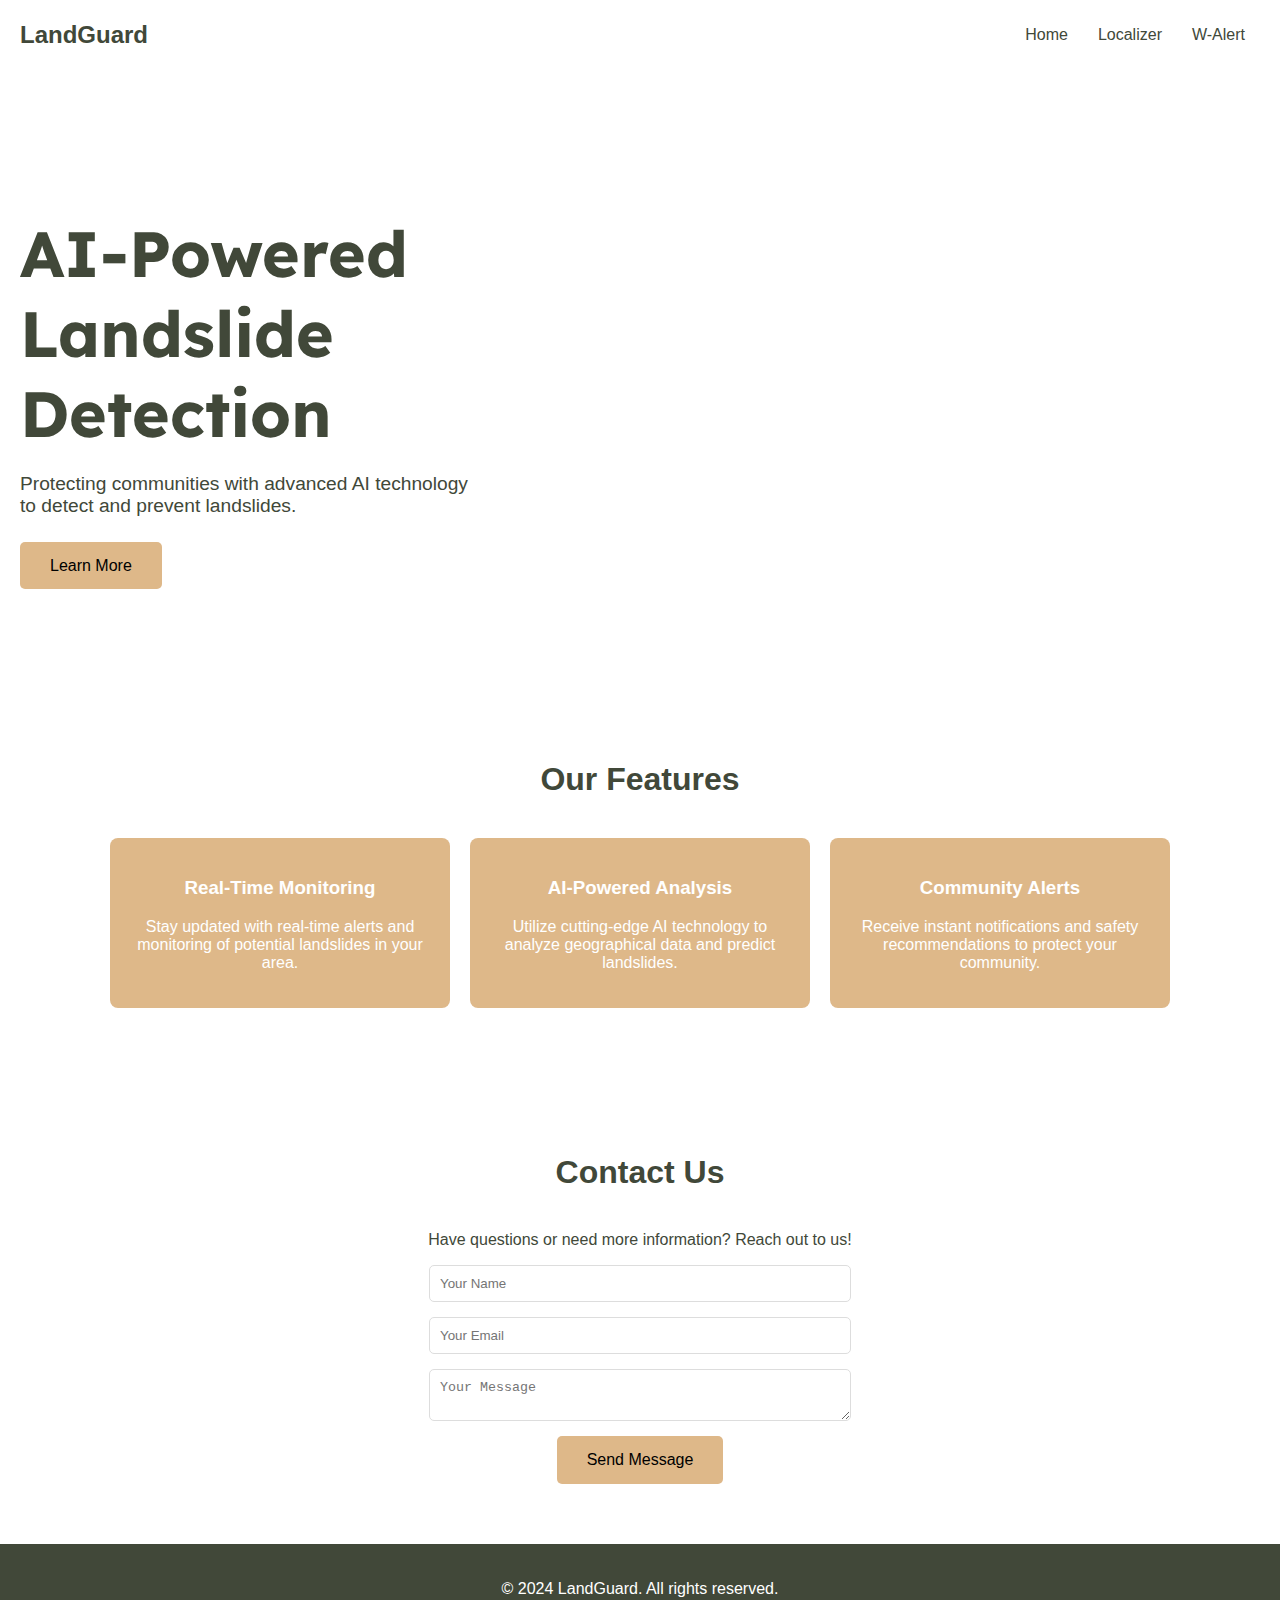
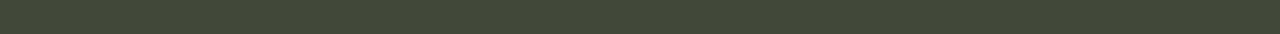
<file: Home/index.html>
<!-- index.html -->

<!DOCTYPE html>
<html lang="en">

<head>
    <meta charset="UTF-8">
    <meta name="viewport" content="width=device-width, initial-scale=1.0">
    <title>LandGuard - AI Landslide Detector</title>
    <link rel="stylesheet" href="styles.css">
    <link rel="preconnect" href="https://fonts.googleapis.com">
    <link rel="preconnect" href="https://fonts.gstatic.com" crossorigin>
    <link href="https://fonts.googleapis.com/css2?family=Lexend:wght@100..900&family=Oswald:wght@200..700&family=Signika+Negative:wght@300..700&display=swap" rel="stylesheet"></head>

<body>
    <header>
        <nav class="navbar">
            <div class="logo">LandGuard</div>
            <ul class="nav-links">
                <li><a href="http://localhost:3000/index.html">Home</a></li>
                <li><a href="http://localhost:3001/risk_analyser.html">Localizer</a></li>
                <li><a href="http://localhost:3002/alert_checker.html">W-Alert</a></li>
                <!--<li><a href="http://localhost:3003/image_describer.html">Image-D</a></li>
                <li><a href="http://localhost:3004/index.html">Community</a></li>-->
            </ul>
        </nav>
    </header>

    <section class="hero">
        <div class="hero-content">
            <h1>AI-Powered<br> Landslide<br> Detection</h1>
            <p>Protecting communities with advanced AI technology<br> to detect and prevent landslides.</p>
            <a href="#features" class="cta-button">Learn More</a>
            <!--<img src="http://localhost:3004/uploads/bg.png" style="width: 100px; height: 100px;">-->
        </div>
    </section>

    <section id="features" class="features-section">
        <h2>Our Features</h2>
        <div class="feature-cards">
            <div class="feature-card">
                <h3>Real-Time Monitoring</h3>
                <p>Stay updated with real-time alerts and monitoring of potential landslides in your area.</p>
            </div>
            <div class="feature-card">
                <h3>AI-Powered Analysis</h3>
                <p>Utilize cutting-edge AI technology to analyze geographical data and predict landslides.</p>
            </div>
            <div class="feature-card">
                <h3>Community Alerts</h3>
                <p>Receive instant notifications and safety recommendations to protect your community.</p>
            </div>
        </div>
    </section>

    <section id="contact" class="contact-section">
        <h2>Contact Us</h2>
        <p>Have questions or need more information? Reach out to us!</p>
        <form>
            <input type="text" placeholder="Your Name" required>
            <input type="email" placeholder="Your Email" required>
            <textarea placeholder="Your Message" required></textarea>
            <button type="submit" class="cta-button">Send Message</button>
        </form>
    </section>

    <footer>
        <p>&copy; 2024 LandGuard. All rights reserved.</p>
    </footer>
</body>

</html>
</file>
<file: Home/styles.css>
/* styles.css */

body {
    font-family: 'Poppins', sans-serif;
    margin: 0;
    padding: 0;
    color: white;
/*  background-color: white; */
}

header {
    background-color: white;
    padding: 10px 0;
    position: sticky;
    top: 0;
    z-index: 1000;
}

.navbar {
    display: flex;
    justify-content: space-between;
    align-items: center;
    padding: 0 20px;
}

.logo {
    font-size: 24px;
    font-weight: 600;
    color: #414839;
}

.nav-links {
    list-style: none;
    display: flex;
}

.nav-links li {
    margin: 0 15px;
}

.nav-links a {
    text-decoration: none;
    color: #414839;
    font-weight: 500;
}

.hero {
    background-image: url("http://localhost:3000/bg.png");
    background-position: center;
    background-size:110%; /* Adjust this percentage to zoom out more or less */
    color: #414839;
    text-align: left;
    padding: 100px 20px;
}

.hero-content h1 {
    font-family: "Lexend", sans-serif;
    font-optical-sizing: auto;
    font-weight: <weight>;
    font-style: normal;
    font-size: 4em;
    margin-bottom: 20px;
}

.hero-content p {
    font-size: 1.2em;
    margin-bottom: 40px;
}

.cta-button {
    background-color: #deb889;
    color: black;
    padding: 15px 30px;
    border: none;
    border-radius: 5px;
    font-size: 1em;
    cursor: pointer;
    text-decoration: none;
}

.cta-button:hover {
    background-color: #dddbba;
}

.features-section, .about-section, .contact-section {
    padding: 60px 20px;
    text-align: center;
    background-color: white;
    color: #414839;
}

.features-section h2, .about-section h2, .contact-section h2 {
    font-size: 2em;
    margin-bottom: 40px;
}

.feature-cards {
    display: flex;
    justify-content: center;
    gap: 20px;
    flex-wrap: wrap;
}

.feature-card {
    background-color: #deb889;
    color: white;
    padding: 20px;
    border-radius: 8px;
    width: 300px;
}

.contact-section form {
    display: flex;
    flex-direction: column;
    align-items: center;
    gap: 15px;
}

.contact-section input, .contact-section textarea {
    width: 100%;
    max-width: 400px;
    padding: 10px;
    border: 1px solid #ddd;
    border-radius: 5px;
}

footer {
    background-color: #414839;
    color: white;
    padding: 20px;
    text-align: center;
}
</file>
